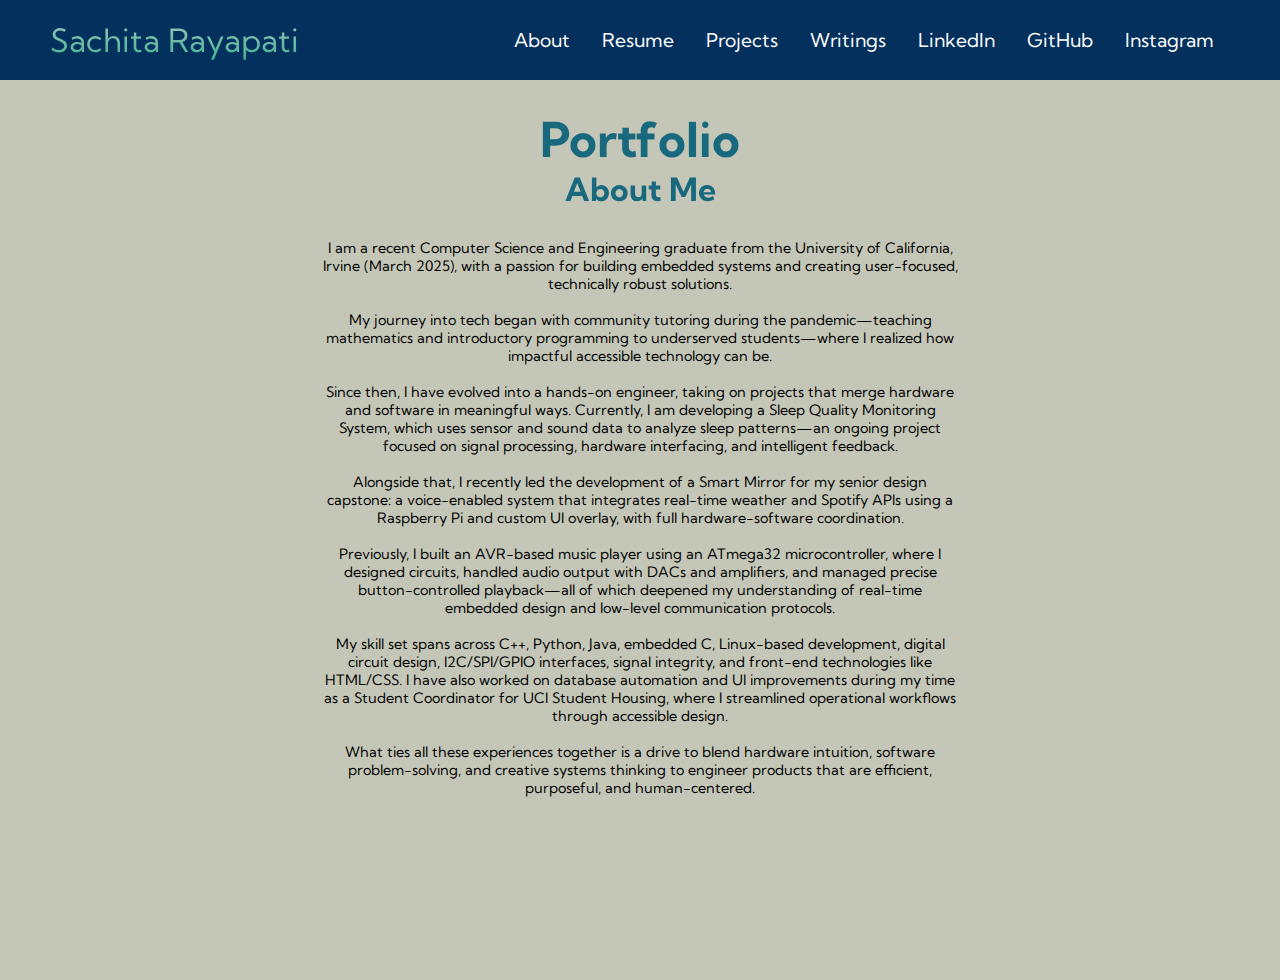
<file: index.html>
<!DOCTYPE html>
<html lang="en">
<head>
    <meta charset="UTF-8">
    <meta name="viewport" content="width=device-width, initial-scale=1.0">
    <title>Sachita Rayapati</title>
    <link rel="stylesheet" href="styles.css">
    <link rel="preconnect" href="https://fonts.googleapis.com">
    <link rel="preconnect" href="https://fonts.gstatic.com" crossorigin>
    <link href="https://fonts.googleapis.com/css2?family=Kumbh+Sans:wght@700&display=swap" rel="stylesheet"></head>
<body>
    <nav class="navbar">
        <div class="navbar__container">
          <a href="/" id="navbar__logo">Sachita Rayapati</a>
    
          
    
          <div class="navbar__toggle" id="mobile-menu">
            <span class="bar"></span>
            <span class="bar"></span>
            <span class="bar"></span>
          </div>
          <ul class="navbar__menu">
            <li class="navbar__item"><a href="/index.html" class="navbar__links"> About </a></li>
            <li class="navbar__item"><a href="/resume.html" class="navbar__links"> Resume </a></li>
            <li class="navbar__item"><a href="/projects.html" class="navbar__links"> Projects </a></li>
            <li class="navbar__item"><a href="/writings.html" class="navbar__links"> Writings </a></li>
            
            <!-- Social links in the menu -->
            <li class="navbar__item"><a href="https://www.linkedin.com/in/sachita-rayapati-a48b42217/" class="navbar__links" target="_blank">LinkedIn</a></li>
            <li class="navbar__item"><a href="https://github.com/Sachitav03" class="navbar__links" target="_blank">GitHub</a></li>
            <li class="navbar__item"><a href="http://www.instagram.com/Sachitav03" class="navbar__links" target="_blank">Instagram</a></li>
          </ul>
        </div>
      </nav>

    <div class="main">
        <div class="main__container">
            <div class="main__content">
                <h1>Portfolio</h1>
                <h2>About Me</h2>
                
                <p>
                    I am a recent Computer Science and Engineering graduate from the 
                    University of California, Irvine (March 2025), with a passion for 
                    building embedded systems and creating user-focused, technically 
                    robust solutions.<br><br>
                    
                    My journey into tech began with community tutoring during the 
                    pandemic—teaching mathematics and introductory programming to 
                    underserved students—where I realized how impactful accessible 
                    technology can be.<br><br>
                    
                    Since then, I have evolved into a hands-on engineer, taking on 
                    projects that merge hardware and software in meaningful ways. 
                    Currently, I am developing a Sleep Quality Monitoring System, which 
                    uses sensor and sound data to analyze sleep patterns—an ongoing 
                    project focused on signal processing, hardware interfacing, and 
                    intelligent feedback.<br><br>
                    
                    Alongside that, I recently led the development of a Smart Mirror 
                    for my senior design capstone: a voice-enabled system that 
                    integrates real-time weather and Spotify APIs using a Raspberry 
                    Pi and custom UI overlay, with full hardware-software coordination.<br><br>
                    
                    Previously, I built an AVR-based music player using an ATmega32 
                    microcontroller, where I designed circuits, handled audio output 
                    with DACs and amplifiers, and managed precise button-controlled 
                    playback—all of which deepened my understanding of real-time 
                    embedded design and low-level communication protocols.<br><br>
                    
                    My skill set spans across C++, Python, Java, embedded C, 
                    Linux-based development, digital circuit design, I2C/SPI/GPIO 
                    interfaces, signal integrity, and front-end technologies like 
                    HTML/CSS. I have also worked on database automation and UI 
                    improvements during my time as a Student Coordinator for UCI 
                    Student Housing, where I streamlined operational workflows 
                    through accessible design.<br><br>
                    
                    What ties all these experiences together is a drive to blend 
                    hardware intuition, software problem-solving, and creative systems 
                    thinking to engineer products that are efficient, purposeful, and 
                    human-centered.
                    </p>
                    
            </div>
        </div>
    </div>

    <script src="app.js"></script>
</body>
</html>
</file>
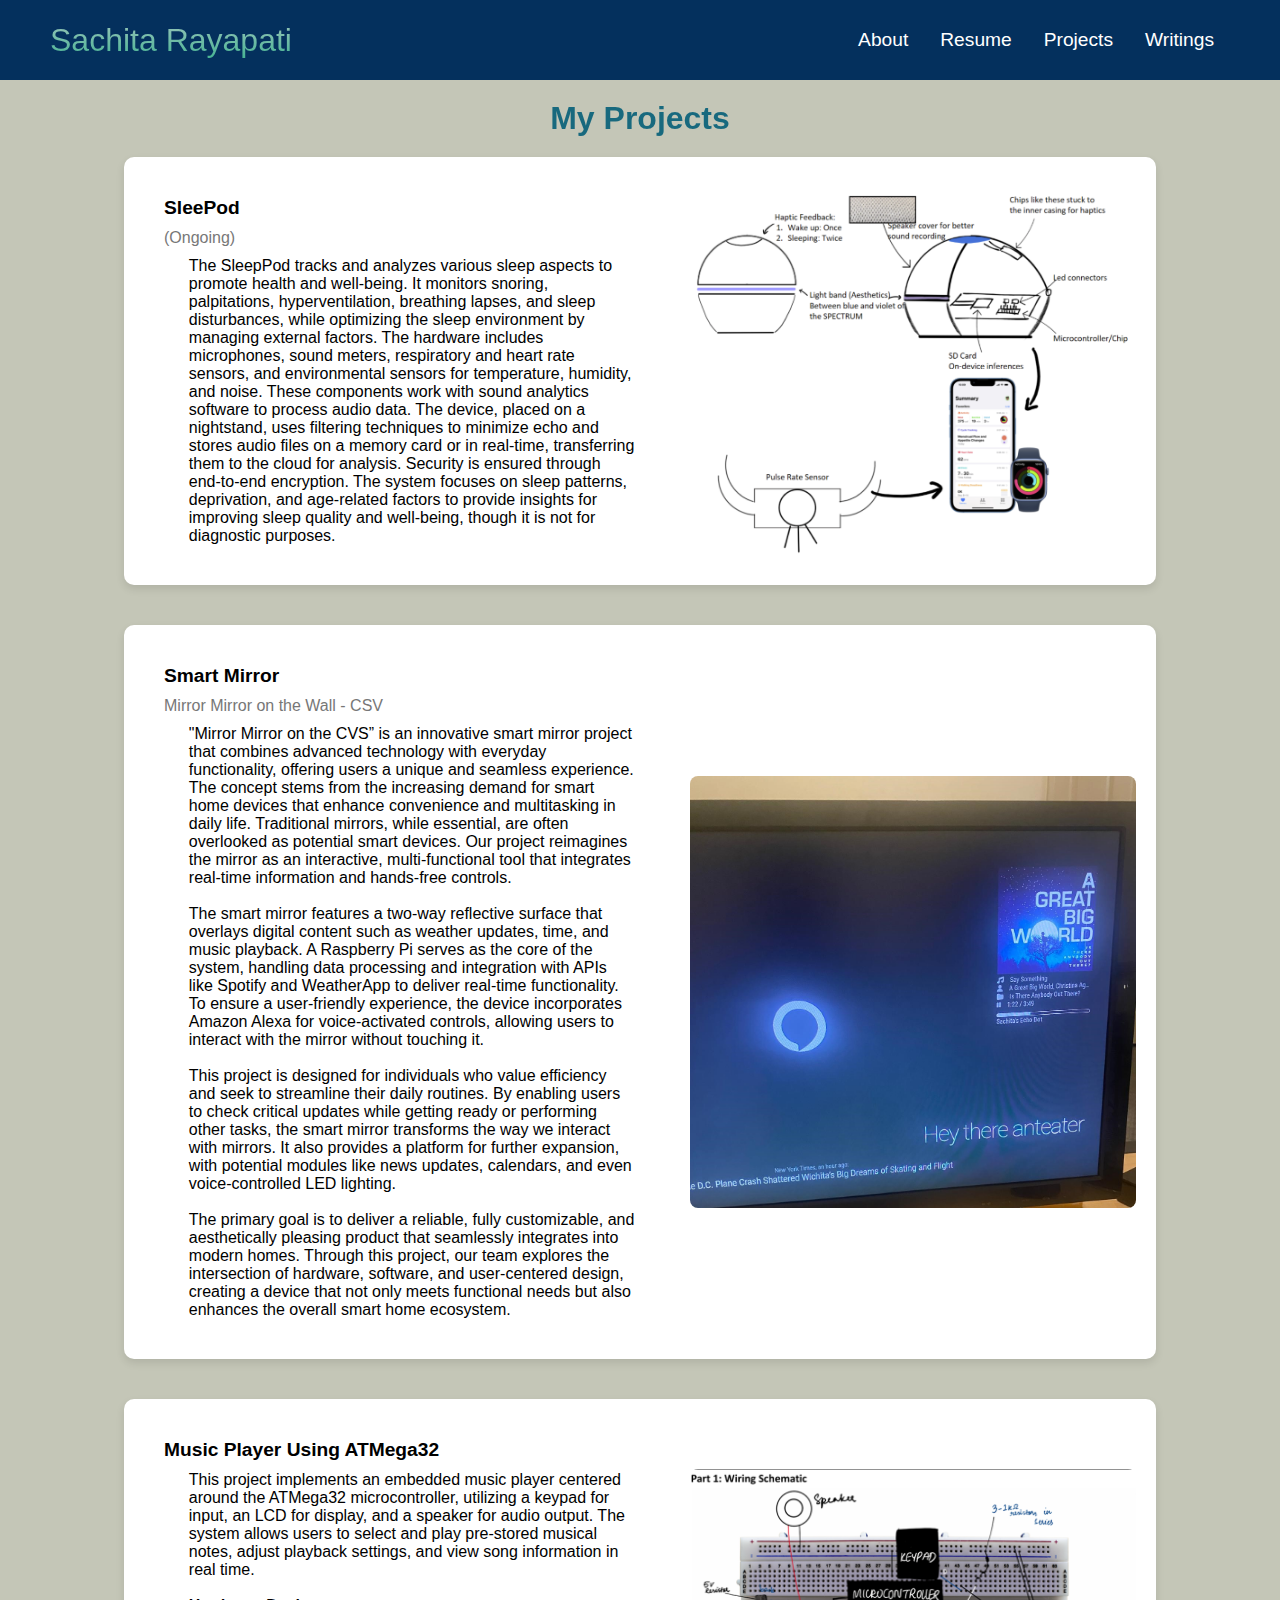
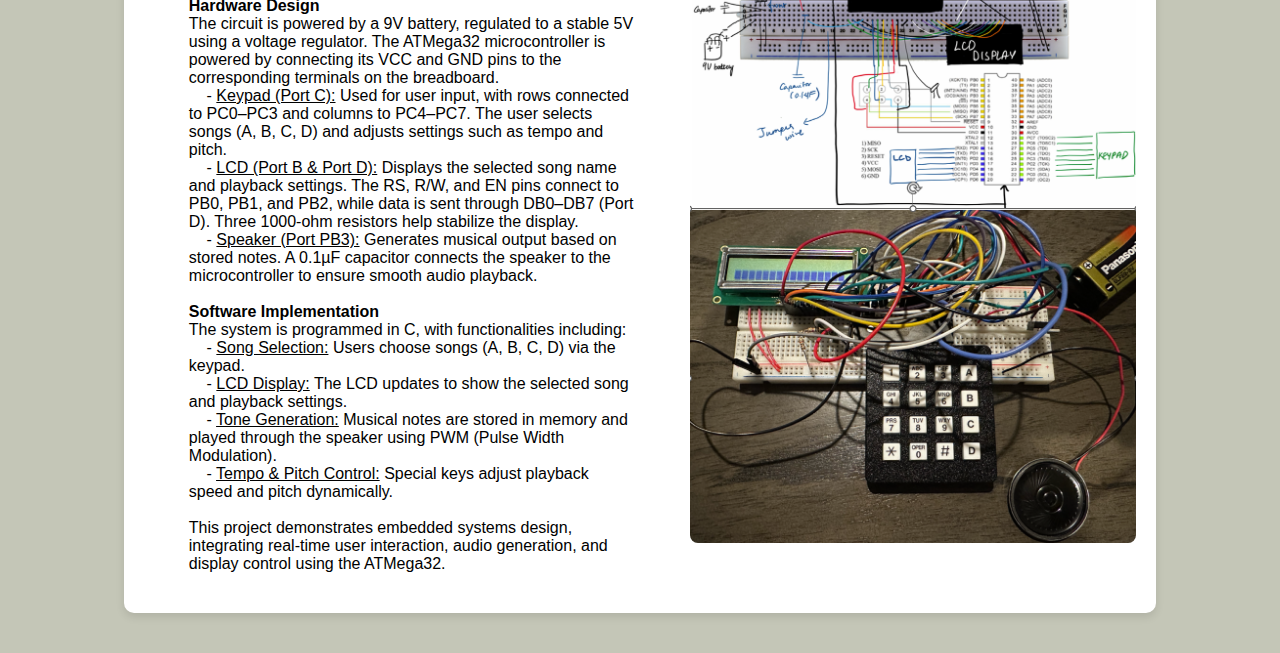
<file: projects.html>
<!DOCTYPE html>
<html lang="en">
<head>
    <meta charset="UTF-8">
    <meta name="viewport" content="width=device-width, initial-scale=1.0">
    <title>Projects - Sachita Rayapati</title>
    <link rel="stylesheet" href="styles.css">
    <link rel="stylesheet" href="projects.css">
</head>
<body>
    <!-- Navigation Bar -->
    <nav class="navbar">
        <div class="navbar__container">
            <a href="/" id="navbar__logo">Sachita Rayapati</a>
            <div class="navbar__toggle" id="mobile-menu">
                <span class="bar"></span>
                <span class="bar"></span>
                <span class="bar"></span>
            </div>
            <ul class="navbar__menu">
                <li class="navbar__item"><a href="/index.html" class="navbar__links"> About </a></li>
                <li class="navbar__item"><a href="/resume.html" class="navbar__links"> Resume </a></li>
                <li class="navbar__item"><a href="/projects.html" class="navbar__links"> Projects </a></li>
                <li class="navbar__item"><a href="/writings.html" class="navbar__links"> Writings </a></li>
            </ul>
        </div>
    </nav>

    <!-- Main Projects Section -->
    <section class="projects-section">
        <h1>My Projects</h1>
        
        <!-- Project Container -->
        <div class="project-container">
            
            <!-- Project 1 -->
            <div class="project">
                <div class="project-text">
                    <h4>SleePod</h4>
                    <h3 class="subheading">(Ongoing)</h3>
                    <p>The SleepPod tracks and analyzes various sleep aspects to promote health 
                        and well-being. It monitors snoring, palpitations, hyperventilation, breathing 
                        lapses, and sleep disturbances, while optimizing the sleep environment by 
                        managing external factors. The hardware includes microphones, sound meters, 
                        respiratory and heart rate sensors, and environmental sensors for temperature, 
                        humidity, and noise. These components work with sound analytics software to 
                        process audio data. The device, placed on a nightstand, uses filtering techniques 
                        to minimize echo and stores audio files on a memory card or in real-time, 
                        transferring them to the cloud for analysis. Security is ensured through 
                        end-to-end encryption. The system focuses on sleep patterns, deprivation, and 
                        age-related factors to provide insights for improving sleep quality and well-being, 
                        though it is not for diagnostic purposes.</p>
                </div>
                <img src="images/Project1.png" alt="Project 1">
            </div>
            
            <!-- Project 2 -->
            <div class="project">
                <div class="project-text">
                    <h4>Smart Mirror</h4>
                    <h3 class="subheading">Mirror Mirror on the Wall - CSV</h3> <!-- This is the subheading -->
                    <p>"Mirror Mirror on the CVS” is an innovative smart mirror project that combines advanced technology with everyday functionality, offering users a unique and seamless experience. The concept stems from the increasing demand for smart home devices that enhance convenience and multitasking in daily life. Traditional mirrors, while essential, are often overlooked as potential smart devices. Our project reimagines the mirror as an interactive, multi-functional tool that integrates real-time information and hands-free controls.
                        <br><br>The smart mirror features a two-way reflective surface that overlays digital content such as weather updates, time, and music playback. A Raspberry Pi serves as the core of the system, handling data processing and integration with APIs like Spotify and WeatherApp to deliver real-time functionality. To ensure a user-friendly experience, the device incorporates Amazon Alexa for voice-activated controls, allowing users to interact with the mirror without touching it.
                        <br><br>This project is designed for individuals who value efficiency and seek to streamline their daily routines. By enabling users to check critical updates while getting ready or performing other tasks, the smart mirror transforms the way we interact with mirrors. It also provides a platform for further expansion, with potential modules like news updates, calendars, and even voice-controlled LED lighting.
                        <br><br>The primary goal is to deliver a reliable, fully customizable, and aesthetically pleasing product that seamlessly integrates into modern homes. Through this project, our team explores the intersection of hardware, software, and user-centered design, creating a device that not only meets functional needs but also enhances the overall smart home ecosystem.
                        
                    </p>
                </div>
                <img src="images/Project2.jpg" alt="Project 2">
            </div>

            
            <!-- Project 3 -->
            <div class="project project-3">
                <div class="project-text">
                    <h4>Music Player Using ATMega32</h4>
                    <p>This project implements an embedded music player centered around the ATMega32 microcontroller, utilizing a keypad for input, an LCD for display, and a speaker for audio output. The system allows users to select and play pre-stored musical notes, adjust playback settings, and view song information in real time.

                        <br><br><b>Hardware Design</b>
                        <br>The circuit is powered by a 9V battery, regulated to a stable 5V using a voltage regulator. The ATMega32 microcontroller is powered by connecting its VCC and GND pins to the corresponding terminals on the breadboard.
                        
                        <br>&nbsp;&nbsp;&nbsp;&nbsp;- <u>Keypad (Port C):</u> Used for user input, with rows connected to PC0–PC3 and columns to PC4–PC7. The user selects songs (A, B, C, D) and adjusts settings such as tempo and pitch.
                        
                        <br>&nbsp;&nbsp;&nbsp;&nbsp;- <u>LCD (Port B & Port D):</u> Displays the selected song name and playback settings. The RS, R/W, and EN pins connect to PB0, PB1, and PB2, while data is sent through DB0–DB7 (Port D). Three 1000-ohm resistors help stabilize the display.
                        
                        <br>&nbsp;&nbsp;&nbsp;&nbsp;- <u>Speaker (Port PB3):</u> Generates musical output based on stored notes. A 0.1µF capacitor connects the speaker to the microcontroller to ensure smooth audio playback.
                        
                        <br><br><b>Software Implementation</b>
                        <br>The system is programmed in C, with functionalities including:
                        <br>&nbsp;&nbsp;&nbsp;&nbsp;- <u>Song Selection:</u> Users choose songs (A, B, C, D) via the keypad.
                        <br>&nbsp;&nbsp;&nbsp;&nbsp;- <u>LCD Display:</u> The LCD updates to show the selected song and playback settings.
                        <br>&nbsp;&nbsp;&nbsp;&nbsp;- <u>Tone Generation:</u> Musical notes are stored in memory and played through the speaker using PWM (Pulse Width Modulation).
                        <br>&nbsp;&nbsp;&nbsp;&nbsp;- <u>Tempo & Pitch Control:</u> Special keys adjust playback speed and pitch dynamically.
                        
                        <br><br>This project demonstrates embedded systems design, integrating real-time user interaction, audio generation, and display control using the ATMega32.
                    </p>
                </div>
                <img src="images/Project3.png" alt="Project 3">
            </div>


        </div>
    </section>

    <script src="app.js"></script>
</body>
</html>
</file>
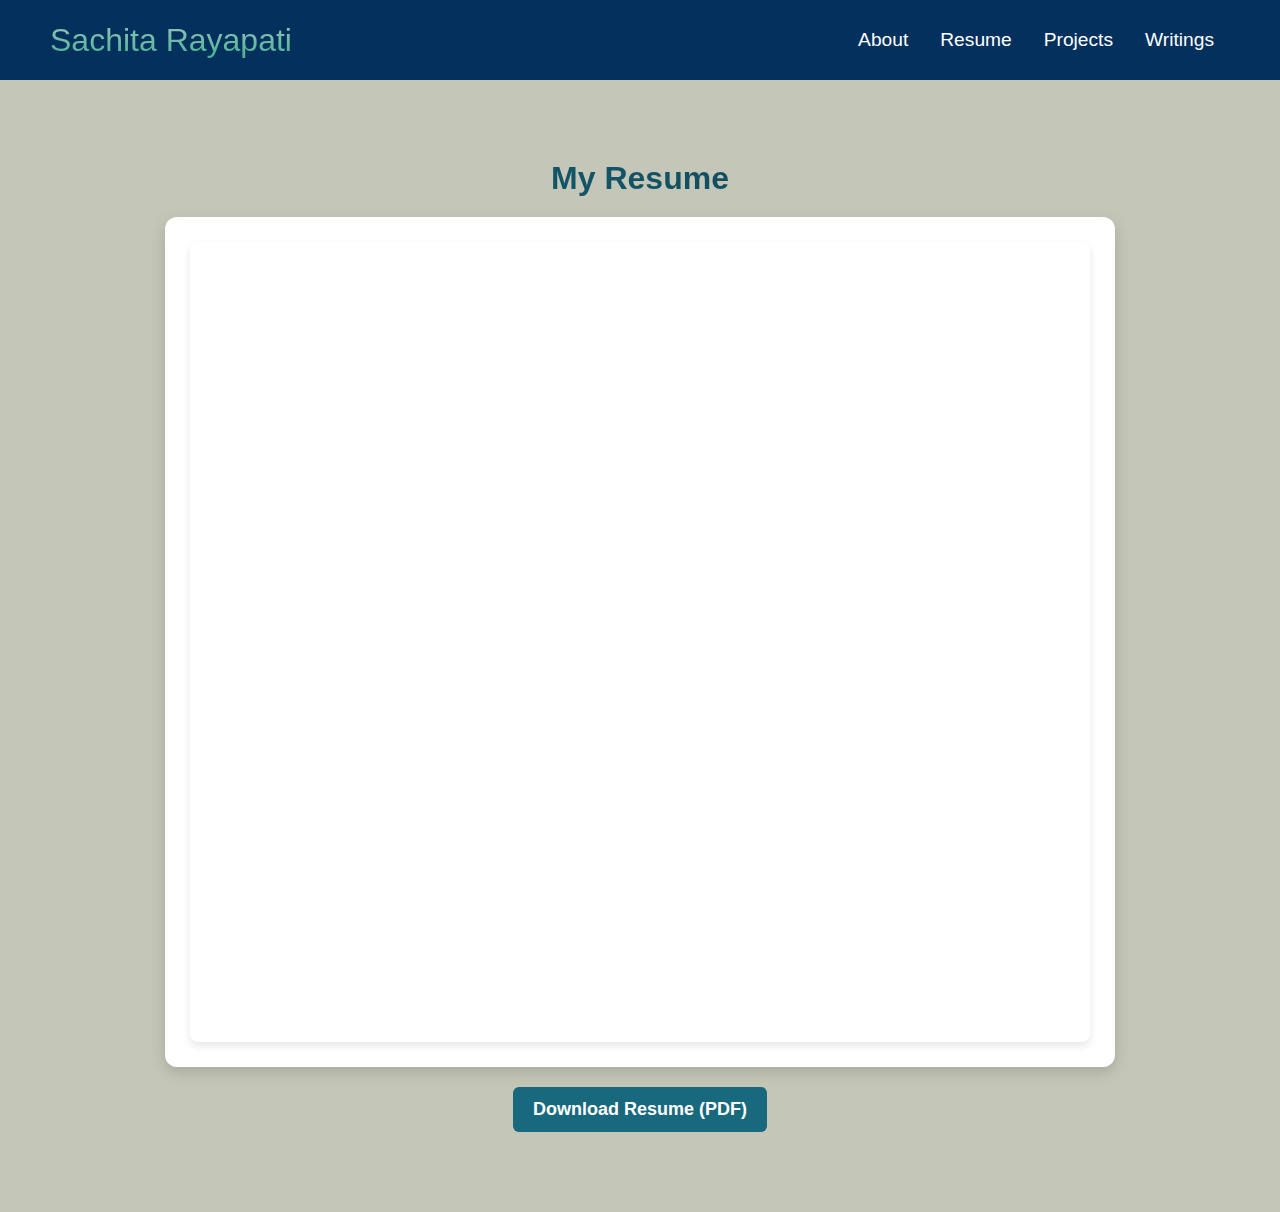
<file: resume.html>
<!DOCTYPE html>
<html lang="en">
<head>
    <meta charset="UTF-8">
    <meta name="viewport" content="width=device-width, initial-scale=1.0">
    <title>Resume - Sachita Rayapati</title>
    <link rel="stylesheet" href="styles.css">
    <link rel="stylesheet" href="resume.css">
</head>
<body>
    <nav class="navbar">
        <div class="navbar__container">
            <a href="/" id="navbar__logo">Sachita Rayapati</a>
            <div class="navbar__toggle" id="mobile-menu">
                <span class="bar"></span>
                <span class="bar"></span>
                <span class="bar"></span>
            </div>
            <ul class="navbar__menu">
                <li class="navbar__item"><a href="/index.html" class="navbar__links"> About </a></li>
                <li class="navbar__item"><a href="/resume.html" class="navbar__links"> Resume </a></li>
                <li class="navbar__item"><a href="/projects.html" class="navbar__links"> Projects </a></li>
                <li class="navbar__item"><a href="/writings.html" class="navbar__links"> Writings </a></li>
            </ul>
        </div>
    </nav>

    <section class="resume-section">
        <h1>My Resume</h1>
        <div class="resume-container">
            <iframe src="images/Resume.pdf" class="resume-frame"></iframe>
        </div>
        <a href="images/Resume.pdf" download class="download-btn">Download Resume (PDF)</a>
    </section>    

    <script src="app.js"></script>
</body>
</html>
</file>
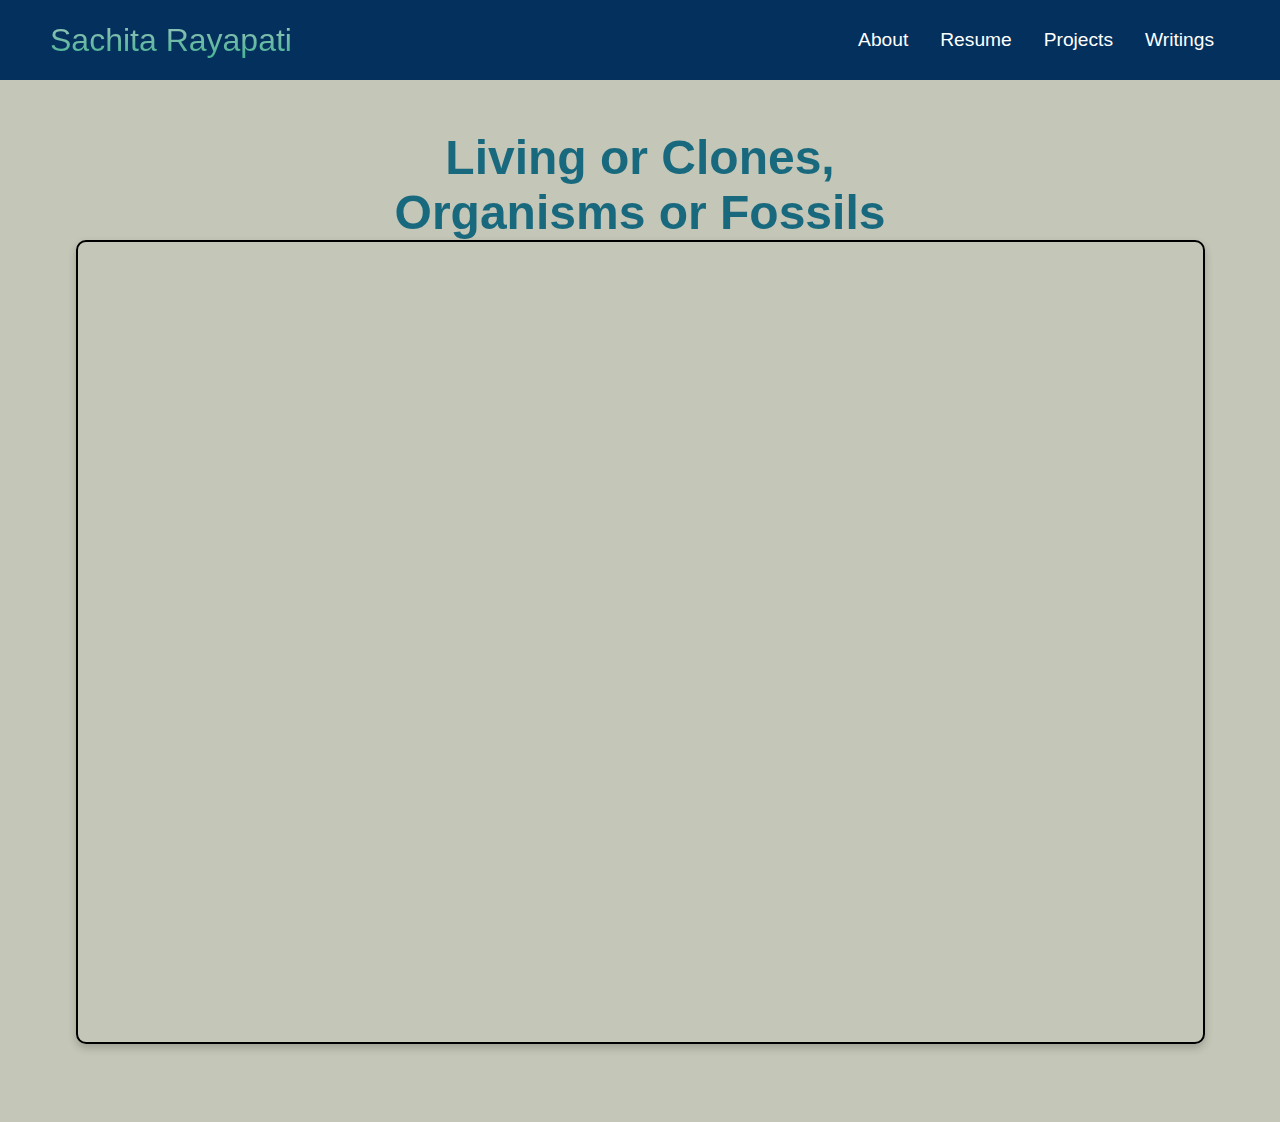
<file: writing1.html>
<!DOCTYPE html>
<html lang="en">
<head>
    <meta charset="UTF-8">
    <meta name="viewport" content="width=device-width, initial-scale=1.0">
    <title>writing1 - Sachita Rayapati</title>
    <link rel="stylesheet" href="styles.css">
    <link rel="stylesheet" href="writing1.css">
</head>
<body>
    <nav class="navbar">
        <div class="navbar__container">
            <a href="/" id="navbar__logo">Sachita Rayapati</a>
            <div class="navbar__toggle" id="mobile-menu">
                <span class="bar"></span>
                <span class="bar"></span>
                <span class="bar"></span>
            </div>
            <ul class="navbar__menu">
                <li class="navbar__item"><a href="/index.html" class="navbar__links"> About </a></li>
                <li class="navbar__item"><a href="/resume.html" class="navbar__links"> Resume </a></li>
                <li class="navbar__item"><a href="/projects.html" class="navbar__links"> Projects </a></li>
                <li class="navbar__item"><a href="/writings.html" class="navbar__links"> Writings </a></li>
            </ul>
        </div>
    </nav>

    <section class="writing1-section">
        <h1>Living or Clones,<br>Organisms or Fossils</h1>
        <div class="writing1-container">
            <iframe src="images/IP.pdf" class="writing1-frame"></iframe>
        </div>
        <p><a href="images/IP.pdf"</a></p>
    </section>

    <script src="app.js"></script>
</body>
</html>
</file>
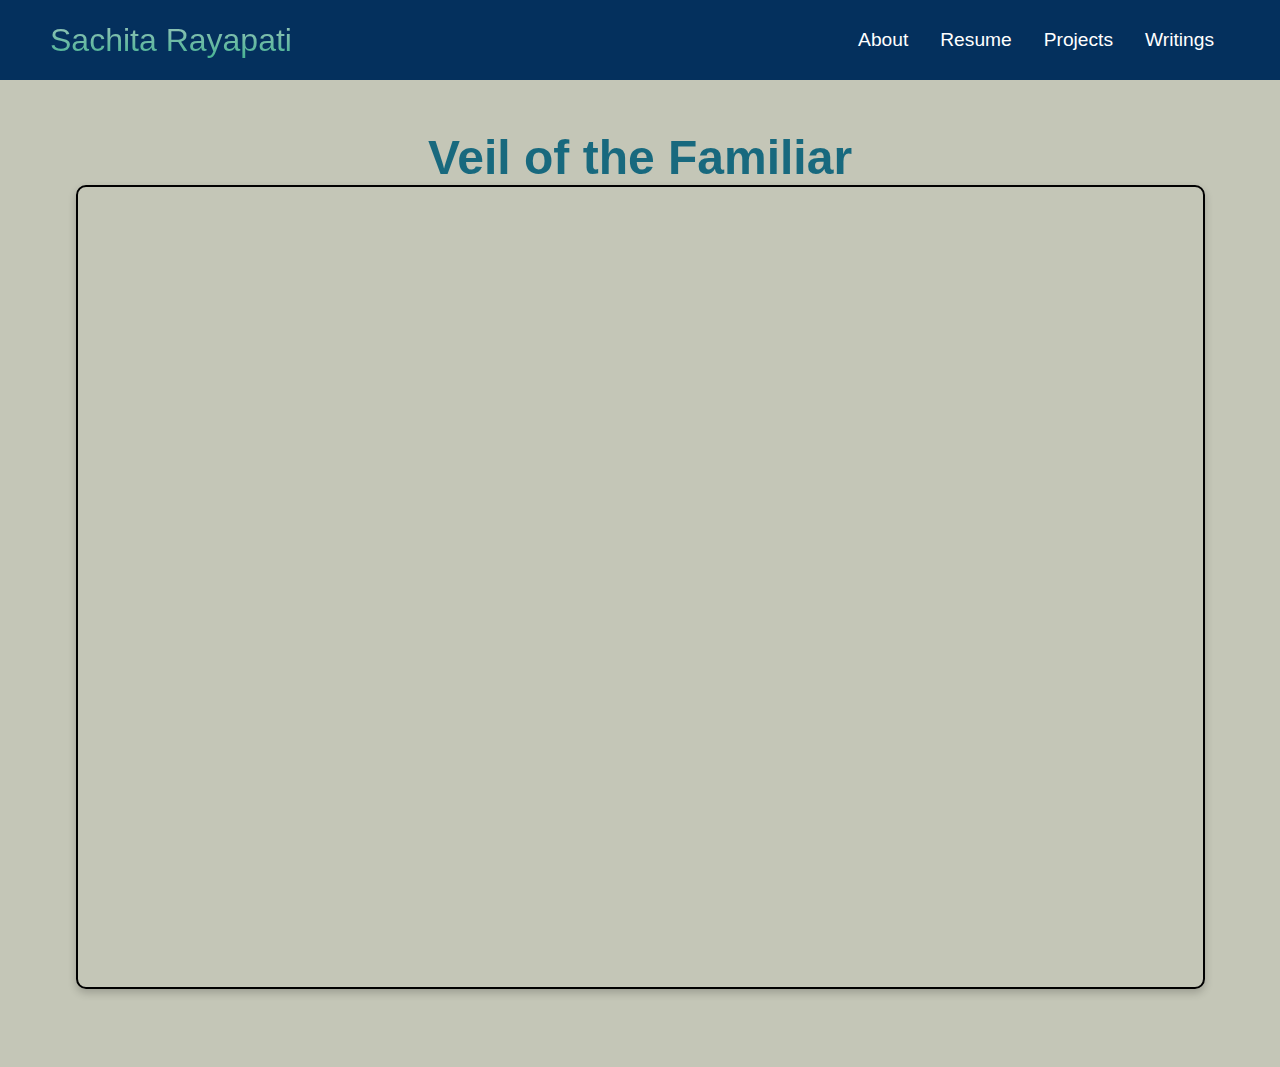
<file: writing2.html>
<!DOCTYPE html>
<html lang="en">
<head>
    <meta charset="UTF-8">
    <meta name="viewport" content="width=device-width, initial-scale=1.0">
    <title>writing2 - Sachita Rayapati</title>
    <link rel="stylesheet" href="styles.css">
    <link rel="stylesheet" href="writing2.css">
</head>
<body>
    <nav class="navbar">
        <div class="navbar__container">
            <a href="/" id="navbar__logo">Sachita Rayapati</a>
            <div class="navbar__toggle" id="mobile-menu">
                <span class="bar"></span>
                <span class="bar"></span>
                <span class="bar"></span>
            </div>
            <ul class="navbar__menu">
                <li class="navbar__item"><a href="/index.html" class="navbar__links"> About </a></li>
                <li class="navbar__item"><a href="/resume.html" class="navbar__links"> Resume </a></li>
                <li class="navbar__item"><a href="/projects.html" class="navbar__links"> Projects </a></li>
                <li class="navbar__item"><a href="/writings.html" class="navbar__links"> Writings </a></li>
            </ul>
        </div>
    </nav>

    <section class="writing2-section">
        <h1>Veil of the Familiar</h1>
        <div class="writing2-container">
            <iframe src="images/Veil of the Familiar.pdf" class="writing2-frame"></iframe>
        </div>
        <p><a href="images/Veil of the Familiar.pdf"</a></p>
    </section>

    <script src="app.js"></script>
</body>
</html>
</file>
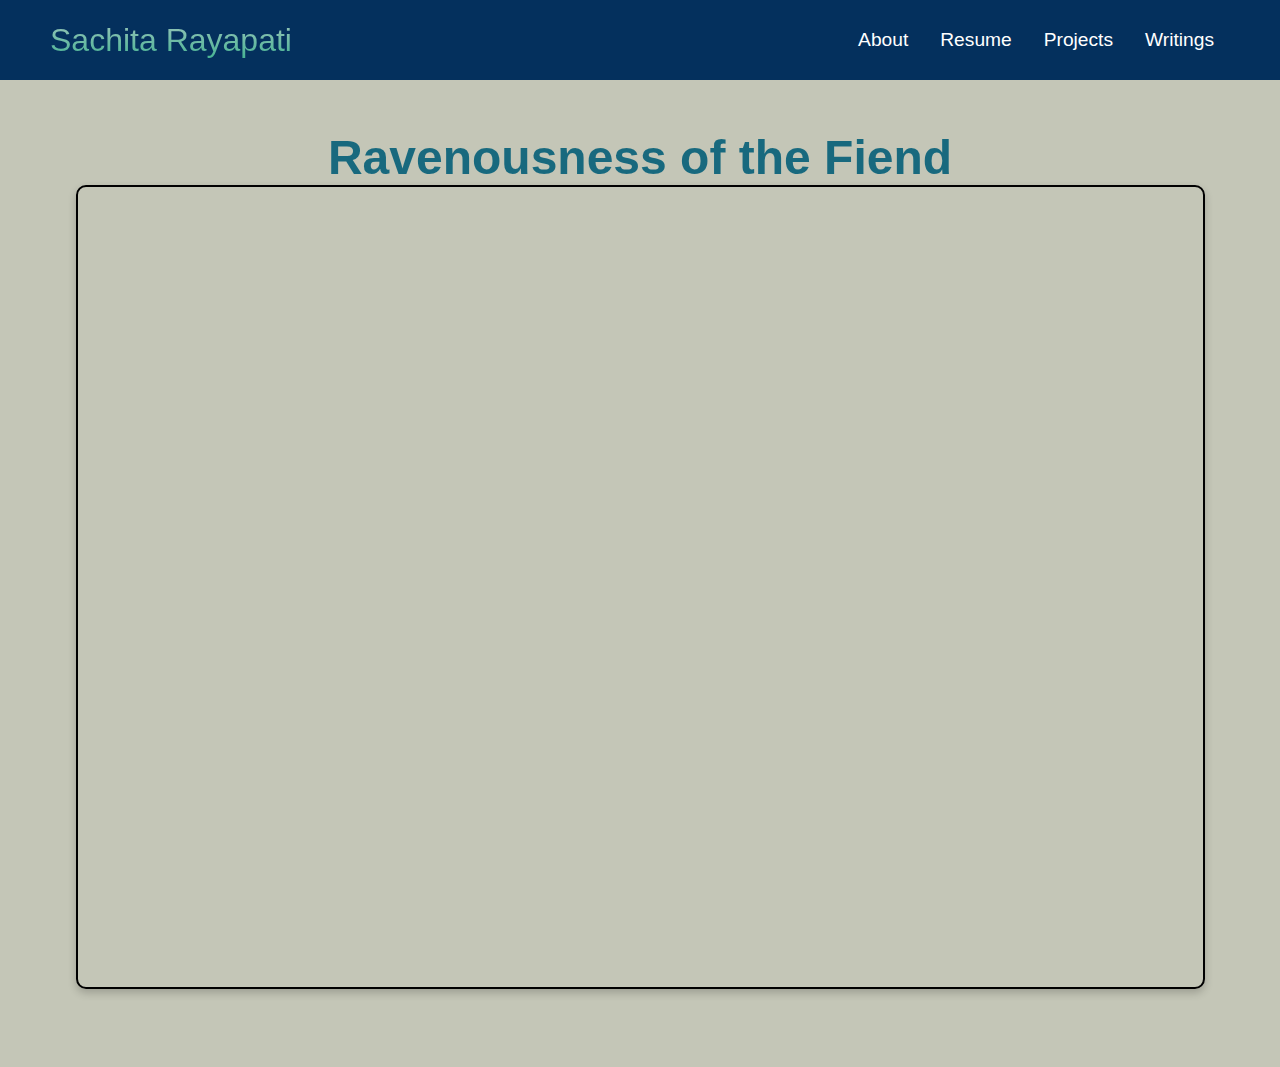
<file: writing3.html>
<!DOCTYPE html>
<html lang="en">
<head>
    <meta charset="UTF-8">
    <meta name="viewport" content="width=device-width, initial-scale=1.0">
    <title>writing3 - Sachita Rayapati</title>
    <link rel="stylesheet" href="styles.css">
    <link rel="stylesheet" href="writing3.css">
</head>
<body>
    <nav class="navbar">
        <div class="navbar__container">
            <a href="/" id="navbar__logo">Sachita Rayapati</a>
            <div class="navbar__toggle" id="mobile-menu">
                <span class="bar"></span>
                <span class="bar"></span>
                <span class="bar"></span>
            </div>
            <ul class="navbar__menu">
                <li class="navbar__item"><a href="/index.html" class="navbar__links"> About </a></li>
                <li class="navbar__item"><a href="/resume.html" class="navbar__links"> Resume </a></li>
                <li class="navbar__item"><a href="/projects.html" class="navbar__links"> Projects </a></li>
                <li class="navbar__item"><a href="/writings.html" class="navbar__links"> Writings </a></li>
            </ul>
        </div>
    </nav>

    <section class="writing3-section">
        <h1>Ravenousness of the Fiend</h1>
        <div class="writing3-container">
            <iframe src="images/Ravenousness of the Fiend.pdf" class="writing3-frame"></iframe>
        </div>
        <p><a href="images/Ravenousness of the Fiend.pdf"</a></p>
    </section>

    <script src="app.js"></script>
</body>
</html>
</file>
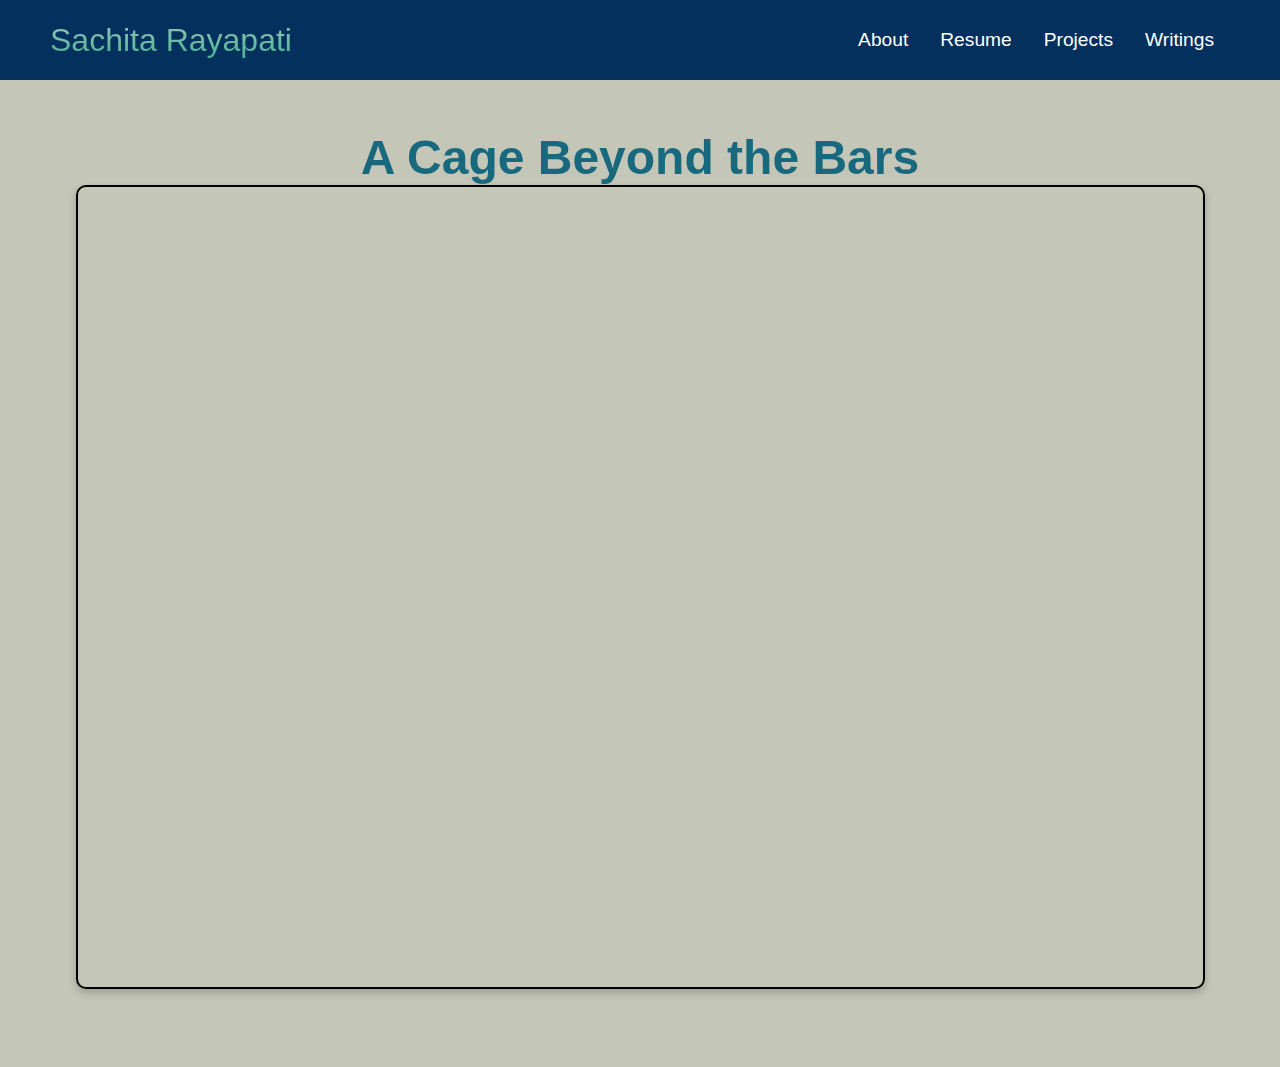
<file: writing4.html>
<!DOCTYPE html>
<html lang="en">
<head>
    <meta charset="UTF-8">
    <meta name="viewport" content="width=device-width, initial-scale=1.0">
    <title>writing4 - Sachita Rayapati</title>
    <link rel="stylesheet" href="styles.css">
    <link rel="stylesheet" href="writing4.css">
</head>
<body>
    <nav class="navbar">
        <div class="navbar__container">
            <a href="/" id="navbar__logo">Sachita Rayapati</a>
            <div class="navbar__toggle" id="mobile-menu">
                <span class="bar"></span>
                <span class="bar"></span>
                <span class="bar"></span>
            </div>
            <ul class="navbar__menu">
                <li class="navbar__item"><a href="/index.html" class="navbar__links"> About </a></li>
                <li class="navbar__item"><a href="/resume.html" class="navbar__links"> Resume </a></li>
                <li class="navbar__item"><a href="/projects.html" class="navbar__links"> Projects </a></li>
                <li class="navbar__item"><a href="/writings.html" class="navbar__links"> Writings </a></li>
            </ul>
        </div>
    </nav>

    <section class="writing4-section">
        <h1>A Cage Beyond the Bars</h1>
        <div class="writing4-container">
            <iframe src="images/A Cage Beyond the Bars.pdf" class="writing4-frame"></iframe>
        </div>
        <p><a href="images/A Cage Beyond the Bars.pdf"</a></p>
    </section>

    <script src="app.js"></script>
</body>
</html>
</file>
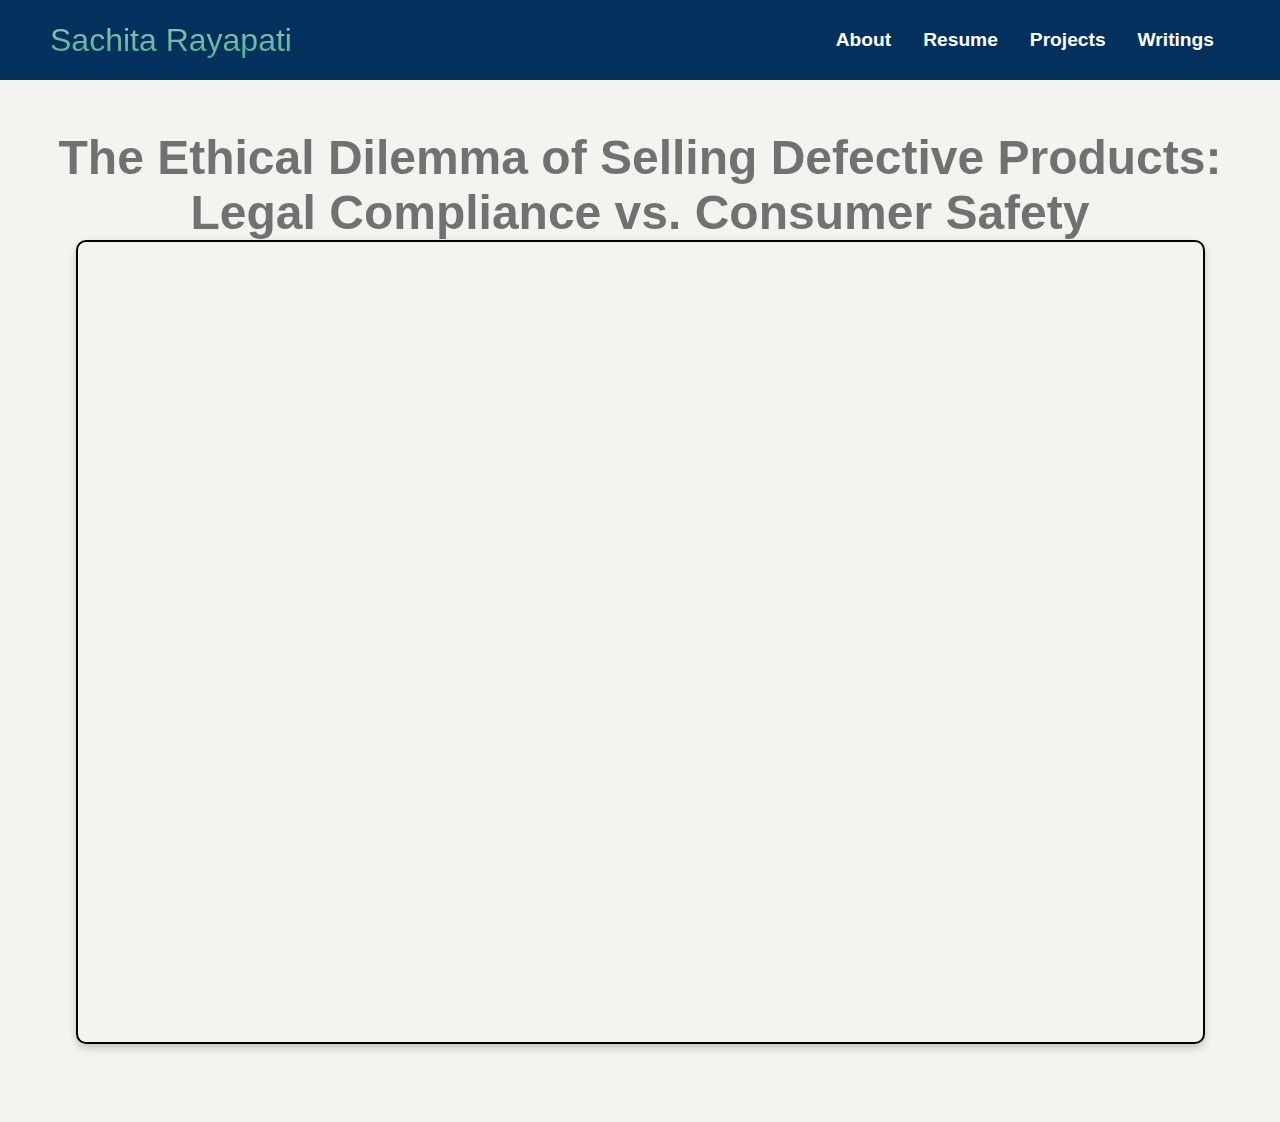
<file: writing5.html>
<!DOCTYPE html>
<html lang="en">
<head>
    <meta charset="UTF-8">
    <meta name="viewport" content="width=device-width, initial-scale=1.0">
    <title>writing5 - Sachita Rayapati</title>
    <link rel="stylesheet" href="styles.css">
    <link rel="stylesheet" href="writing5.css">
</head>
<body>
    <nav class="navbar">
        <div class="navbar__container">
            <a href="/" id="navbar__logo">Sachita Rayapati</a>
            <div class="navbar__toggle" id="mobile-menu">
                <span class="bar"></span>
                <span class="bar"></span>
                <span class="bar"></span>
            </div>
            <ul class="navbar__menu">
                <li class="navbar__item"><a href="/index.html" class="navbar__links"> About </a></li>
                <li class="navbar__item"><a href="/resume.html" class="navbar__links"> Resume </a></li>
                <li class="navbar__item"><a href="/projects.html" class="navbar__links"> Projects </a></li>
                <li class="navbar__item"><a href="/writings.html" class="navbar__links"> Writings </a></li>
            </ul>
        </div>
    </nav>

    <section class="writing5-section">
        <h1>The Ethical Dilemma of Selling Defective Products: Legal Compliance vs. Consumer Safety</h1>
        <div class="writing5-container">
            <iframe src="images/Ethics Paper.pdf" class="writing5-frame"></iframe>
        </div>
        <p><a href="images/Ethics Paper.pdf"</a></p>
    </section>

    <script src="app.js"></script>
</body>
</html>
</file>
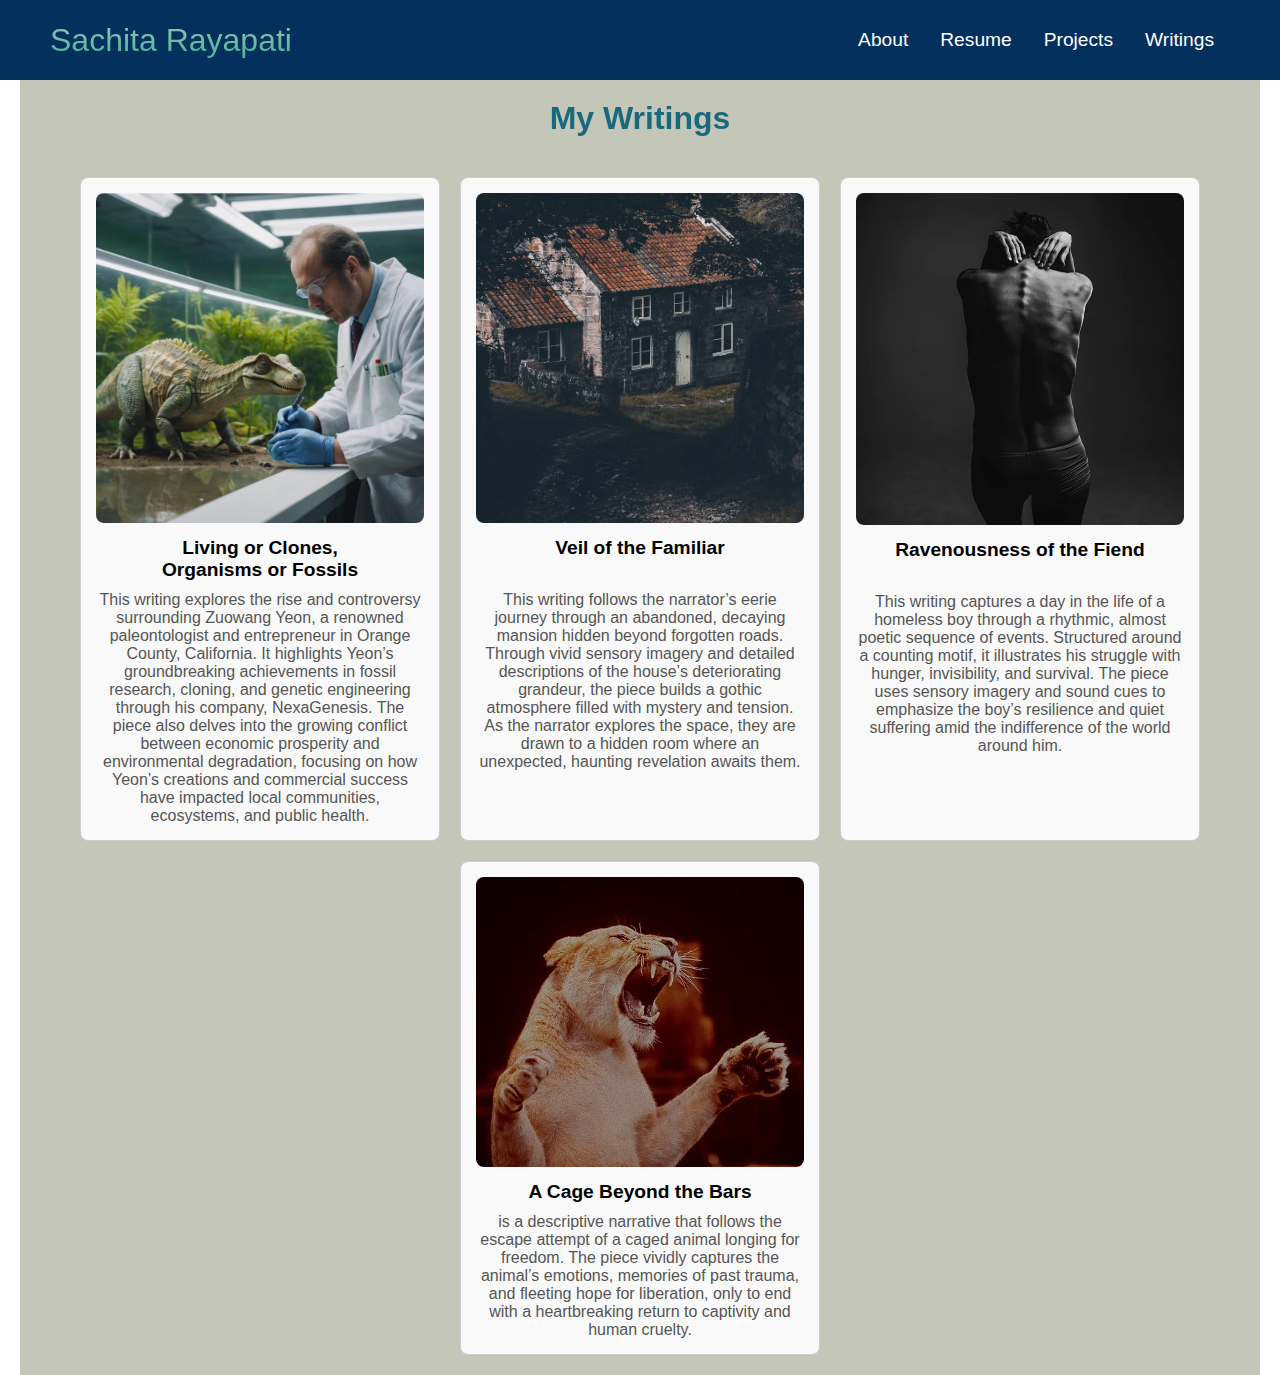
<file: writings.html>
<!DOCTYPE html>
<html lang="en">
<head>
    <meta charset="UTF-8">
    <meta name="viewport" content="width=device-width, initial-scale=1.0">
    <title>Writings - Sachita Rayapati</title>
    <link rel="stylesheet" href="styles.css">
    <link rel="stylesheet" href="writings.css">
</head>
<body>
    <!-- Navigation Bar -->
    <nav class="navbar">
        <div class="navbar__container">
            <a href="/" id="navbar__logo">Sachita Rayapati</a>
            <div class="navbar__toggle" id="mobile-menu">
                <span class="bar"></span>
                <span class="bar"></span>
                <span class="bar"></span>
            </div>
            <ul class="navbar__menu">
                <li class="navbar__item"><a href="/index.html" class="navbar__links"> About </a></li>
                <li class="navbar__item"><a href="/resume.html" class="navbar__links"> Resume </a></li>
                <li class="navbar__item"><a href="/projects.html" class="navbar__links"> Projects </a></li>
                <li class="navbar__item"><a href="/writings.html" class="navbar__links"> Writings </a></li>
            </ul>
        </div>
    </nav>

    <!-- Main Writings Section -->
    <section class="writings-section">
        <h2>My Writings</h2>

        <!-- Writing 1 -->
        <div class="writing">
            <a href="/writing1.html" class="writing-link">
                <div class="writing-image">
                    <img src="images/Writing1.png" alt="Writing 1">
                </div>
                <div class="writing-text">
                    <h4>Living or Clones,<br>Organisms or Fossils</h4>
                    <p>This writing explores the rise and controversy surrounding Zuowang Yeon, a renowned 
                        paleontologist and entrepreneur in Orange County, California. It highlights Yeon’s 
                        groundbreaking achievements in fossil research, cloning, and genetic engineering 
                        through his company, NexaGenesis. The piece also delves into the growing conflict 
                        between economic prosperity and environmental degradation, focusing on how Yeon’s 
                        creations and commercial success have impacted local communities, ecosystems, and 
                        public health.</p>
                </div>
            </a>
        </div>

        <!-- Writing 2 -->
        <div class="writing">
            <a href="/writing2.html" class="writing-link">
                <div class="writing-image">
                    <img src="images/Writing2.png" alt="Writing 2">
                </div>
                <div class="writing-text">
                    <h4>Veil of the Familiar<br><br></h4>
                    <p>This writing follows the narrator’s eerie journey through an abandoned, decaying 
                        mansion hidden beyond forgotten roads. Through vivid sensory imagery and 
                        detailed descriptions of the house’s deteriorating grandeur, the piece builds a 
                        gothic atmosphere filled with mystery and tension. As the narrator explores the 
                        space, they are drawn to a hidden room where an unexpected, haunting revelation 
                        awaits them.</p>
                </div>
            </a>
        </div>

        <!-- Writing 3 -->
        <div class="writing">
            <a href="/writing3.html" class="writing-link">
                <div class="writing-image">
                    <img src="images/Writing3.png" alt="Writing 3">
                </div>
                <div class="writing-text">
                    <h4>Ravenousness of the Fiend<br><br></h4>
                    <p>This writing captures a day in the life of a homeless boy through a rhythmic, almost
                         poetic sequence of events. Structured around a counting motif, it illustrates his
                          struggle with hunger, invisibility, and survival. The piece uses sensory imagery
                           and sound cues to emphasize the boy’s resilience and quiet suffering amid the 
                           indifference of the world around him.</p>
                </div>
            </a>
        </div>

        <!-- Writing 4 -->
        <div class="writing">
            <a href="/writing4.html" class="writing-link">
                <div class="writing-image">
                    <img src="images/Writing4.png" alt="Writing 4">
                </div>
                <div class="writing-text">
                    <h4>A Cage Beyond the Bars</h4>
                    <p>is a descriptive narrative that follows the escape attempt of a caged animal longing 
                        for freedom. The piece vividly captures the animal’s emotions, memories of past 
                        trauma, and fleeting hope for liberation, only to end with a heartbreaking return 
                        to captivity and human cruelty.</p>
                </div>
            </a>
        </div>

    </section>

    <script src="app.js"></script>
</body>
</html>
</file>
<file: styles.css>
* {
    box-sizing:content-box;
    margin: 0;
    padding: 0;
    font-family: 'Kumbh Sans', sans-serif;
}

.navbar {
    background: #04305d;
    height: 80px;
    display: flex;
    justify-content: center;
    align-items: center;
    font-size: 1.2rem;
    position: sticky;
    top: 0;
    z-index: 999;
}

.navbar__container {
    display: flex;
    justify-content: space-between;
    height: auto;
    z-index: 1;
    width: 100%;
    max-width: 1300px;
    margin: 0 auto;
    padding: 0 50px;
    overflow: hidden;
}

#navbar__logo {
    background-color: #18697e;
    background-image: linear-gradient(to top, #16a97d 0%, #cbcfd0 100%);
    background-size: 100%;
    -webkit-background-clip: text;
    -moz-background-clip: text;
    -webkit-text-fill-color: transparent;
    -moz-text-fill-colot: transparent;
    display: flex;
    align-items: center;
    cursor: pointer;
    text-decoration: none;
    font-size: 2rem;
}

.fa-gem {
    margin-right: 0.5rem;
}

.navbar__menu{
    display: flex;
    align-items: center;
    list-style: none;
    text-align: center;
}

.navbar__item {
    height: 80px;
}

.navbar__links {
    color: #fff;
    display: flex;
    align-items: center;
    justify-content: center;
    text-decoration: none;
    padding: 0 1rem;
    height: 100%;
}

.navbar__btn {
    display: flex;
    justify-content: center;
    align-items: center;
    padding: 0 1rem;
    width: 100%;
}

.button {
    display: flex;
    justify-content: center;
    align-items: center;
    text-decoration: none;
    padding: 10px 20px;
    height: 100%;
    width: 100%;
    border: none;
    outline: none;
    border-radius: 4px;
    background: #03114e;
    color: #fff;
}

.button:hover {
    background: #01020c;
    transition: all 0.3s ease;
}

.navbar__links:hover {
    color: #16a97d;
    transition: all 0.3s ease;
}
  

@media screen and (max-width: 960px) {
    
    .navbar__container {
        display: flex;
        justify-content: flex-start;
        height: 80px;
        z-index: 1;
        width: 100%;
        max-width: 1300px;
        padding: 0;
    }

    .navbar__menu {
        display: grid;
        grid-template-columns: auto;
        margin: 0;
        width: 100%;
        position: absolute;
        top: -1000px;
        opacity: 0;
        transition: all 0.5s ease;
        height: 50vh; /*scroll bar*/
        z-index: -1;
        background: #131313;
        flex-direction: column;
        align-items: center;
    }

    .navbar__menu.active {
        background: #131313;
        top: 100%;
        opacity: 1;
        transition: all 0.5s ease;
        height: 700%;
        font-size: 1.6rem;
    }

    #navbar__logo {
        padding-left: 25px;
    }

    .navbar__toggle .bar{
        width: 25px;
        height: 3px;
        margin: 5px auto;
        transition: all 0.3s ease-in-out;
        background: #fff;
    }

    .navbar__item {
        width: 100%;
    }

    .navbar__links {
        text-align: center;
        padding: 2rem;
        width: 100%;
        display: table;
    }

    #mobile-menu {
        position: absolute;
        top: 20%;
        right: 5%;
        transform: translate(5%, 20%);
    }

    .navbar__btn {
        padding-bottom: 2rem;
    }

    .button {
        display: flex;
        justify-content: center;
        align-items: center;
        width: 80%;
        height: 80px;
        margin: 0;
    }

    .navbar__toggle .bar {
        display: block;
        cursor: pointer;
    }

    #mobile-menu.is-active .bar:nth-child(2) {
        opacity: 0;
    }

    #mobile-menu.is-active .bar:nth-child(1) {
        transform: translateY(8px) rotate(45deg);
    }

    #mobile-menu.is-active .bar:nth-child(3) {
        transform: translateY(-8px) rotate(-45deg);
    }
}

/*Hero*/
.main {
    display:grid;
    grid-template-columns: 1fr; /* Change to a single column */
    flex: 1;
    height: 100vh;
    background-color: #c4c6b7;
}

.main__container {
    display:block;
   
    margin: 0 auto;
    padding: 0;
    height: auto;
    min-height: 10vh;
}

.main__content h1 {
    font-size: 3rem;
    background-color: #c4c6b7;
    background-image: linear-gradient(to top, #18697e 0%, #18697e 100%);
    background-size: 100%;
    -webkit-background-clip: text;
    -moz-background-clip: text;
    -webkit-text-fill-color: transparent;
    -moz-text-fill-color: transparent;
    padding: 0 25px;
    text-align: center;
    padding-top: 30px;
}
/*
.main__content img.about-img {
    width: 275px;  /* Makes the image responsive 
    height: 275px;  /* Ensures the image retains its aspect ratio 
    display: block;  /* Removes any space below the image 
    margin: 20px auto;  /* Centers the image horizontally and adds spacing 
}*/


.main__content h2 {
    font-size: 2rem;
    background-color: #c4c6b7;
    background-image: linear-gradient(to top, #18697e 0%, #18697e 100%);
    background-size: 100%;
    -webkit-background-clip: text;
    -moz-background-clip: text;
    -webkit-text-fill-color: transparent;
    -moz-text-fill-color: transparent;
    padding: 0 15px;
    text-align: center;
}

.main__content p{
    font-size: 0.9rem;
    background-color: #c4c6b7;
    background-size: 100%;
    padding: 0px 25%;
    text-align: center;
    padding-top: 30px;
}

/*Mobile*/

@media screen and ( max-width: 768px) {
    .main{
        grid-template-columns: 1fr;
    }
    .main__container {
        display: flow-root;
        grid-template-columns: none;
        width: 100%;
        margin: 0 auto;
        max-width: 100%;
        height: 100%;
        padding: 0;
    }

    .main__content {
        margin-bottom: 4rem;
        
    }
    /*
    .main__content img.about-img {
        width: 100%;  /* Makes the image responsive 
        max-width: 250px;  /* Optional: Limits the image's maximum size 
        height: auto;  /* Ensures the image retains its aspect ratio 
        display: block;  /* Removes any space below the image 
        margin: 20px auto;  /* Centers the image horizontally and adds spacing 
    }*/

    .main__content h1{
        font-size: 3rem;
        margin-top: 2rem;
        padding-top: 0;
    }

    .main__content h2{
        font-size: 1.5rem;
    }

    .main__content p {
        margin-top: 1rem;
        font-size: 0.9rem;
        padding-top: 0;
        padding: 0px 25px;
    }
    

}

@media screen and (max-width: 450px){
    .main__content h1{
        font-size: 2rem;
        margin-top: 3rem;
        overflow-x:hidden !important;
    }

    .main__content h2{
        font-size: 1.5rem;
    }

    .main__content p {
        margin-top: 2rem;
        font-size: 0.9rem;
    }

    .main__btn {
        padding: 12px 36px;
        margin: 2.5rem 0;
    }
}

/* Footer 
.footer__container {
    background-color: #04305d;
    height: 80px;
    display: flex;
    justify-content: center;
    align-items: center;
    font-size: 1.2rem;
    position:static;
    top: 0;
    z-index: 999;
}

.footer__link--items h2 {
    font-size: 1.5rem;
    text-align: center;
    background-color: #c4c6b7;
    background-image: linear-gradient(to top, #fff 0%, #fff 100%);
    background-size: 100%;
    -webkit-background-clip: text;
    -moz-background-clip: text;
    -webkit-text-fill-color: transparent;
    -moz-text-fill-color: transparent;
    padding: 0 15px;
    position: static;
}

.footer__link--items a {
    color: #fff;
}*/
</file>
<file: projects.css>
/* Global styles */
body {
    background-color: #c4c6b7; /* Background color */
    font-family: 'Kumbh Sans', sans-serif;
}

/* Main Projects Section */
.projects-section {
    text-align: center;
    padding: 20px;
}

.projects-section h1 {
    font-size: 2rem;
    background-color: #c4c6b7;
    background-image: linear-gradient(to top, #18697e 0%, #18697e 100%);
    background-size: 100%;
    -webkit-background-clip: text;
    -moz-background-clip: text;
    -webkit-text-fill-color: transparent;
    -moz-text-fill-color: transparent;
    padding: 0 15px;
}

.projects-section h3 {
    font-size: 1.5rem;
    margin-bottom: 20px;
}

/* Project Container */
.project-container {
    display: flex;
    flex-direction: column;
    align-items: center;
}

/* Individual Project Styling */
.project {
    display: flex;
    flex-direction: row;
    align-items: center;
    justify-content: space-between;
    margin: 20px 0;
    width: 80%; /* Width of the project container */
    max-width: 1200px;
}

/* Project text container */
.project-text {
    width: 50%; /* Text area takes half width */
    padding: 20px;
}

.project-text h4 {
    font-size: 1.2rem;
    font-weight: 600;
    margin-bottom: 10px;
}

/* Styling for the subheading under the project title */
.project-text h3.subheading {
    font-size: 1rem;  /* Smaller size compared to h4 */
    color: #777;  /* Lighter color for the subheading */
    margin-top: 5px;  /* Add some spacing between h4 and h3 */
    margin-bottom: 10px;  /* Space below h3 */
    font-weight: 400;  /* Lighter weight to differentiate from the h4 title */
}


.project-text p {
    text-align: left;
    width: 90%;
    margin: 0 auto;
    font-size: 1rem;
}

/* Image Styling */
.project img {
    width: 100%; /* Ensure the image takes the full width of its container */
    max-width: 500px; /* Set a max width for the image */
    height: auto; /* Maintain aspect ratio */
    border-radius: 8px;
}

/* Styling for Each Project Box */
.project {
    background-color: white; /* White background for each project */
    border-radius: 10px; /* Rounded corners for a softer look */
    padding: 20px; /* Add padding inside each box */
    margin: 20px 0; /* Space between each project box */
    box-shadow: 0 4px 8px rgba(0, 0, 0, 0.1); /* Slight shadow for depth */
    display: flex;
    flex-direction: row; /* Default: image on the right, text on the left */
    align-items: center; /* Center the items vertically */
    justify-content: space-between; /* Space out the content */
    overflow: hidden; /* Prevent the content from overflowing the box */
}

/* For Project 3 with Text Below */
.project-3 {
    /* Changed to flex-direction: row to match Projects 1 and 2 */
    flex-direction: row; /* Ensure text and image are aligned horizontally */
    align-items: center; /* Center the content vertically */
    justify-content: space-between; /* Space out the content */
}

/* Add styling to the project text container */
.project-text {
    text-align: left; /* Left align text */
    width: 50%; /* Limit the width of the text */
    margin: 0;
}

/* Add styling for images */
.project img {
    width: 45%; /* Adjust image width */
    height: auto;
    border-radius: 8px; /* Optional: add rounded corners to the image */
    object-fit: cover; /* Ensures the image fills the area without distortion */
}

/* For Project 3, make sure the image and text have similar proportions */
.project-3 img {
    width: 45%; /* Set image width to 45% of the container */
    height: auto;
    border-radius: 8px;
    object-fit: cover;
}

/* For the first two projects (text on left, image on right) */
.project:not(.project-3) {
    flex-direction: row; /* Default layout */
}

.project:not(.project-3) .project-text {
    width: 50%; /* Limit width of text */
}

.project:not(.project-3) img {
    width: 45%; /* Adjust image width */
}

.project-3 img {
    width: 45%; /* Ensure image is correctly sized for Project 3 */
    height: auto;
    border-radius: 8px;
    object-fit: cover;
}
</file>
<file: resume.css>
/* General body styling */
body {
    margin: 0;
    padding: 0;
    font-family: 'Kumbh Sans', sans-serif;
    background-color: #c4c6b7; /* Softer background */
    color: black;
}

/* Center the resume section and add padding */
.resume-section {
    text-align: center;
    margin: 60px auto;
    padding: 20px;
}

/* Resume header with gradient effect */
.resume-section h1 {
    font-size: 2rem;
    background-image: linear-gradient(to right, #18697e, #0d3c4a);
    background-size: 100%;
    -webkit-background-clip: text;
    -webkit-text-fill-color: transparent;
    font-weight: bold;
    margin-bottom: 20px;
}

/* Resume card container */
.resume-container {
    background: white;
    padding: 25px;
    border-radius: 12px;
    box-shadow: 0px 5px 15px rgba(0, 0, 0, 0.15);
    display: flex;
    flex-direction: column;
    align-items: center;
    width: 80%;
    max-width: 900px;
    margin: 0 auto;
}

/* Embedded PDF */
.resume-frame {
    width: 100%;
    height: 800px;
    border: none;
    border-radius: 8px;
    box-shadow: 0px 4px 8px rgba(0, 0, 0, 0.1);
}

/* Stylish Download Button */
.download-btn {
    display: inline-block;
    margin-top: 20px;
    padding: 12px 20px;
    background-color: #18697e;
    color: white;
    font-size: 18px;
    font-weight: bold;
    text-decoration: none;
    border-radius: 6px;
    transition: all 0.3s ease;
}

.download-btn:hover {
    background-color: #0d3c4a;
    transform: scale(1.05);
}
</file>
<file: writing1.css>
/* Background color for the page */
body {
    margin: 0;
    padding: 0;
    font-family: 'Kumbh Sans', sans-serif;
    background-color: #c4c6b7; /* Matching index.html */
    color: black; /* Ensure readability */
}

/* writing1 section styling */
.writing1-section {
    text-align: center;
    margin: 50px auto;
    padding: 20px;
}

/* writing1 heading with gradient effect */
.writing1-section {
    font-size: 1.5rem;
    background-color: #c4c6b7;
    background-image: linear-gradient(to top, #18697e 0%, #18697e 100%);
    background-size: 100%;
    -webkit-background-clip: text;
    -moz-background-clip: text;
    -webkit-text-fill-color: transparent;
    -moz-text-fill-color: transparent;
    padding: 0 15px;
}

/* writing1 frame container */
.writing1-container {
    display: flex;
    justify-content: center;
    align-items: center;
    flex-direction: column;
}

/* Embedded PDF styling */
.writing1-frame {
    width: 90%;
    height: 800px;
    border: 2px solid black;
    border-radius: 10px;
    box-shadow: 0 4px 8px rgba(0, 0, 0, 0.2);
}

/* Download link styling */
p a {
    font-size: 18px;
    text-decoration: none;
    color: #5a5c51;
    font-weight: bold;
    margin-top: 15px;
    display: inline-block;
}

p a:hover {
    text-decoration: underline;
    color: #3d3f36;
}
</file>
<file: writing2.css>
/* Background color for the page */
body {
    margin: 0;
    padding: 0;
    font-family: 'Kumbh Sans', sans-serif;
    background-color: #c4c6b7; /* Matching index.html */
    color: black; /* Ensure readability */
}

/* writing2 section styling */
.writing2-section {
    text-align: center;
    margin: 50px auto;
    padding: 20px;
}

/* writing2 heading with gradient effect */
.writing2-section {
    font-size: 1.5rem;
    background-color: #c4c6b7;
    background-image: linear-gradient(to top, #18697e 0%, #18697e 100%);
    background-size: 100%;
    -webkit-background-clip: text;
    -moz-background-clip: text;
    -webkit-text-fill-color: transparent;
    -moz-text-fill-color: transparent;
    padding: 0 15px;
}

/* writing2 frame container */
.writing2-container {
    display: flex;
    justify-content: center;
    align-items: center;
    flex-direction: column;
}

/* Embedded PDF styling */
.writing2-frame {
    width: 90%;
    height: 800px;
    border: 2px solid black;
    border-radius: 10px;
    box-shadow: 0 4px 8px rgba(0, 0, 0, 0.2);
}

/* Download link styling */
p a {
    font-size: 18px;
    text-decoration: none;
    color: #5a5c51;
    font-weight: bold;
    margin-top: 15px;
    display: inline-block;
}

p a:hover {
    text-decoration: underline;
    color: #3d3f36;
}
</file>
<file: writing3.css>
/* Background color for the page */
body {
    margin: 0;
    padding: 0;
    font-family: 'Kumbh Sans', sans-serif;
    background-color: #c4c6b7; /* Matching index.html */
    color: black; /* Ensure readability */
}

/* writing3 section styling */
.writing3-section {
    text-align: center;
    margin: 50px auto;
    padding: 20px;
}

/* writing3 heading with gradient effect */
.writing3-section {
    font-size: 1.5rem;
    background-color: #c4c6b7;
    background-image: linear-gradient(to top, #18697e 0%, #18697e 100%);
    background-size: 100%;
    -webkit-background-clip: text;
    -moz-background-clip: text;
    -webkit-text-fill-color: transparent;
    -moz-text-fill-color: transparent;
    padding: 0 15px;
}

/* writing3 frame container */
.writing3-container {
    display: flex;
    justify-content: center;
    align-items: center;
    flex-direction: column;
}

/* Embedded PDF styling */
.writing3-frame {
    width: 90%;
    height: 800px;
    border: 2px solid black;
    border-radius: 10px;
    box-shadow: 0 4px 8px rgba(0, 0, 0, 0.2);
}

/* Download link styling */
p a {
    font-size: 18px;
    text-decoration: none;
    color: #5a5c51;
    font-weight: bold;
    margin-top: 15px;
    display: inline-block;
}

p a:hover {
    text-decoration: underline;
    color: #3d3f36;
}
</file>
<file: writing4.css>
/* Background color for the page */
body {
    margin: 0;
    padding: 0;
    font-family: 'Kumbh Sans', sans-serif;
    background-color: #c4c6b7; /* Matching index.html */
    color: black; /* Ensure readability */
}

/* writing4 section styling */
.writing4-section {
    text-align: center;
    margin: 50px auto;
    padding: 20px;
}

/* writing4 heading with gradient effect */
.writing4-section {
    font-size: 1.5rem;
    background-color: #c4c6b7;
    background-image: linear-gradient(to top, #18697e 0%, #18697e 100%);
    background-size: 100%;
    -webkit-background-clip: text;
    -moz-background-clip: text;
    -webkit-text-fill-color: transparent;
    -moz-text-fill-color: transparent;
    padding: 0 15px;
}

/* writing4 frame container */
.writing4-container {
    display: flex;
    justify-content: center;
    align-items: center;
    flex-direction: column;
}

/* Embedded PDF styling */
.writing4-frame {
    width: 90%;
    height: 800px;
    border: 2px solid black;
    border-radius: 10px;
    box-shadow: 0 4px 8px rgba(0, 0, 0, 0.2);
}

/* Download link styling */
p a {
    font-size: 18px;
    text-decoration: none;
    color: #5a5c51;
    font-weight: bold;
    margin-top: 15px;
    display: inline-block;
}

p a:hover {
    text-decoration: underline;
    color: #3d3f36;
}
</file>
<file: writing5.css>
/* Background color for the page */
body {
    margin: 0;
    padding: 0;
    font-family: 'Kumbh Sans', sans-serif;
    background-color: #f3f4ef; /* Matching index.html */
    color: black; /* Ensure readability */
}

/* writing5 section styling */
.writing5-section {
    text-align: center;
    margin: 50px auto;
    padding: 20px;
}

/* writing5 heading with gradient effect */
.writing5-section {
    font-size: 1.5rem;
    background-color: #f3f4ef;
    background-image: linear-gradient(to top, #707171 0%, #707171 100%);    background-size: 100%;
    background-size: 100%;
    -webkit-background-clip: text;
    -moz-background-clip: text;
    -webkit-text-fill-color: transparent;
    -moz-text-fill-color: transparent;
    padding: 0 15px;
}

/* writing5 frame container */
.writing5-container {
    display: flex;
    justify-content: center;
    align-items: center;
    flex-direction: column;
}

/* Embedded PDF styling */
.writing5-frame {
    width: 90%;
    height: 800px;
    border: 2px solid black;
    border-radius: 10px;
    box-shadow: 0 4px 8px rgba(0, 0, 0, 0.2);
}

.navbar__menu a {
    font-weight: bold;
}

/* Download link styling */
p a {
    font-size: 18px;
    text-decoration: none;
    color: #5a5c51;
    font-weight: bold;
    margin-top: 15px;
    display: inline-block;
}

p a:hover {
    text-decoration: underline;
    color: #3d3f36;
}
</file>
<file: writings.css>
.writings-section {
    display: flex;
    flex-wrap: wrap;
    justify-content: center;
    background-color: #c4c6b7;
    
    gap: 20px;
    padding: 20px;
    max-width: 1200px;
    margin: 0 auto;
}

.writings-section h2 {
    width: 100%;
    font-size: 2rem;
    background-color: #c4c6b7;
    background-image: linear-gradient(to top, #18697e 0%, #18697e 100%);
    background-size: 100%;
    -webkit-background-clip: text;
    -moz-background-clip: text;
    -webkit-text-fill-color: transparent;
    -moz-text-fill-color: transparent;
    text-align: center;
    margin-bottom: 20px;
}

.writing {
    width: 30%;
    border: 1px solid #ccc;
    padding: 15px;
    box-sizing: border-box;
    border-radius: 8px;
    background-color: #f9f9f9;
    text-align: center;
    transition: transform 0.3s ease, box-shadow 0.3s ease;
}

.writing:hover {
    transform: translateY(-5px);
    box-shadow: 0 4px 12px rgba(0, 0, 0, 0.1);
}

.writing img {
    width: 100%;
    height: auto;
    border-radius: 8px;
}

.writing h4 {
    font-size: 1.2em;
    margin-top: 10px;
}

.writing p {
    font-size: 1em;
    margin-top: 10px;
    color: #555;
}

.writing-link {
    text-decoration: none;
    color: inherit;
    display: block;
}
</file>
